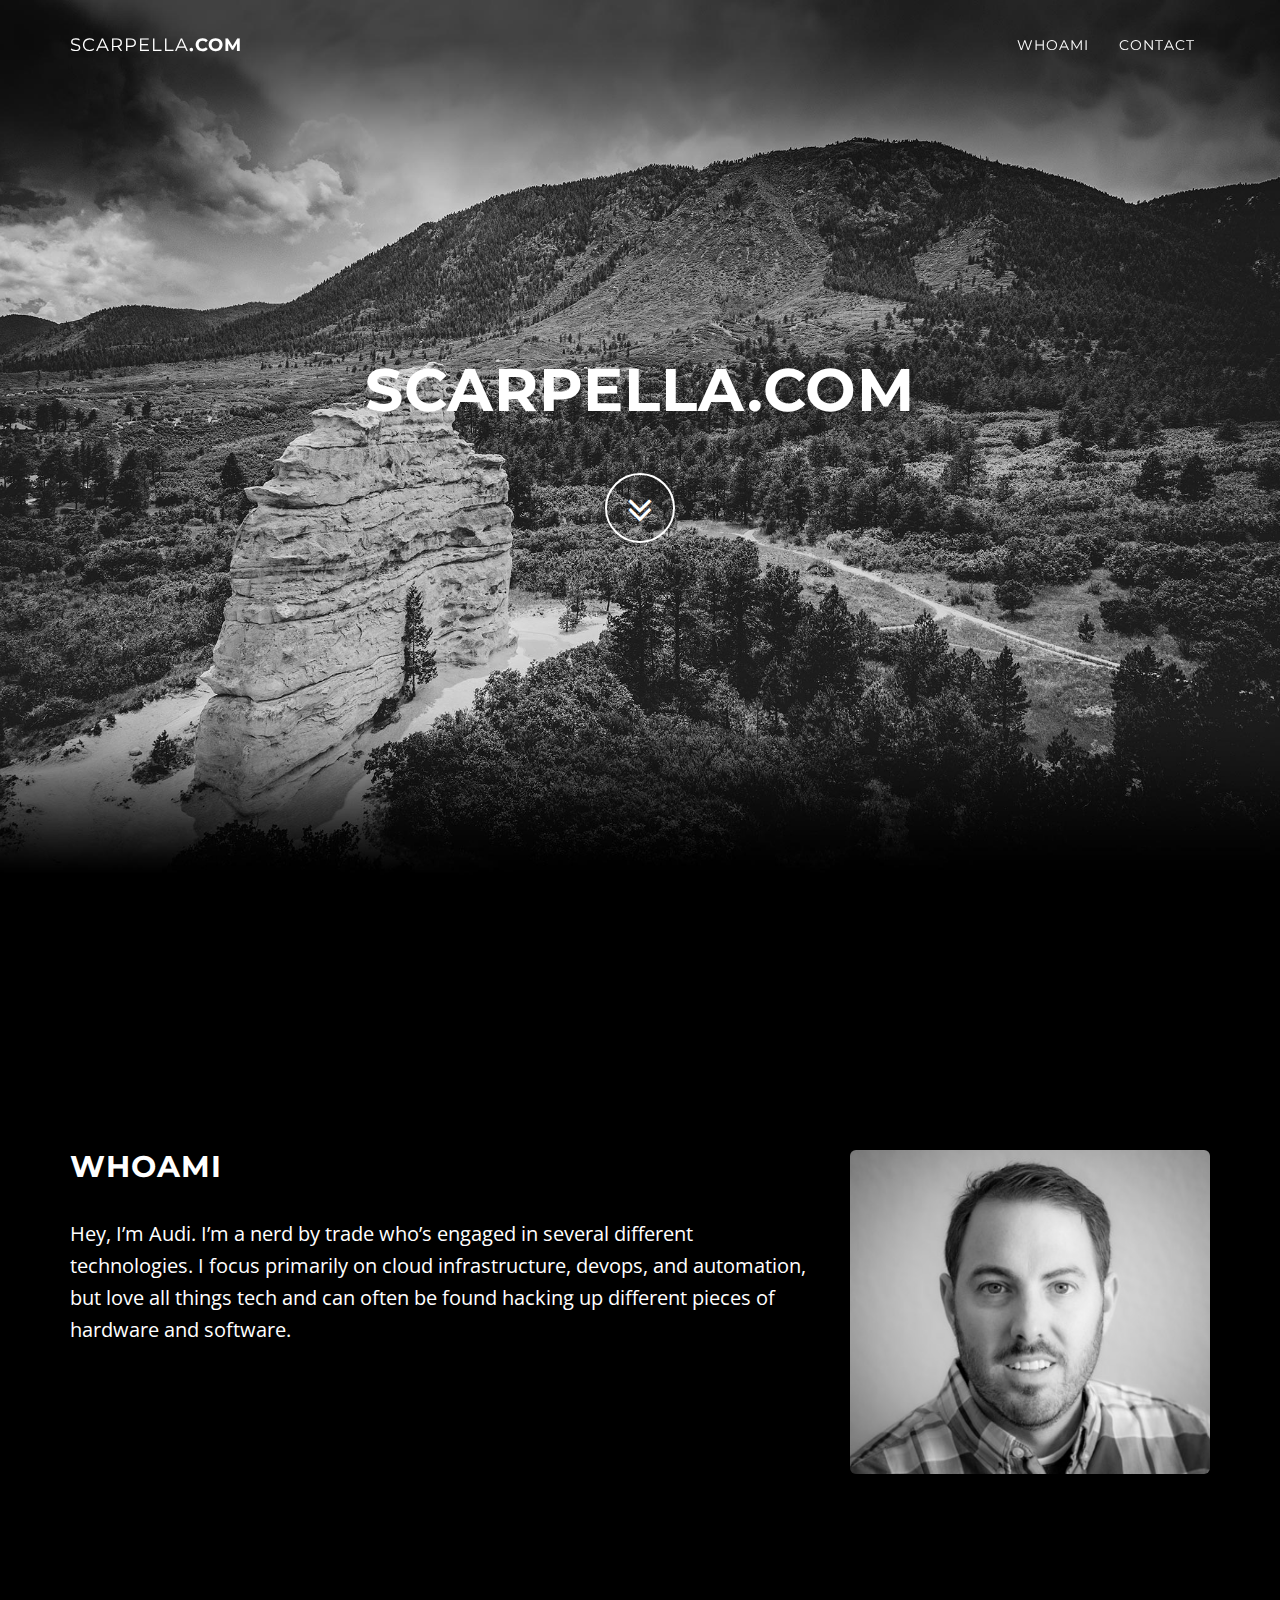
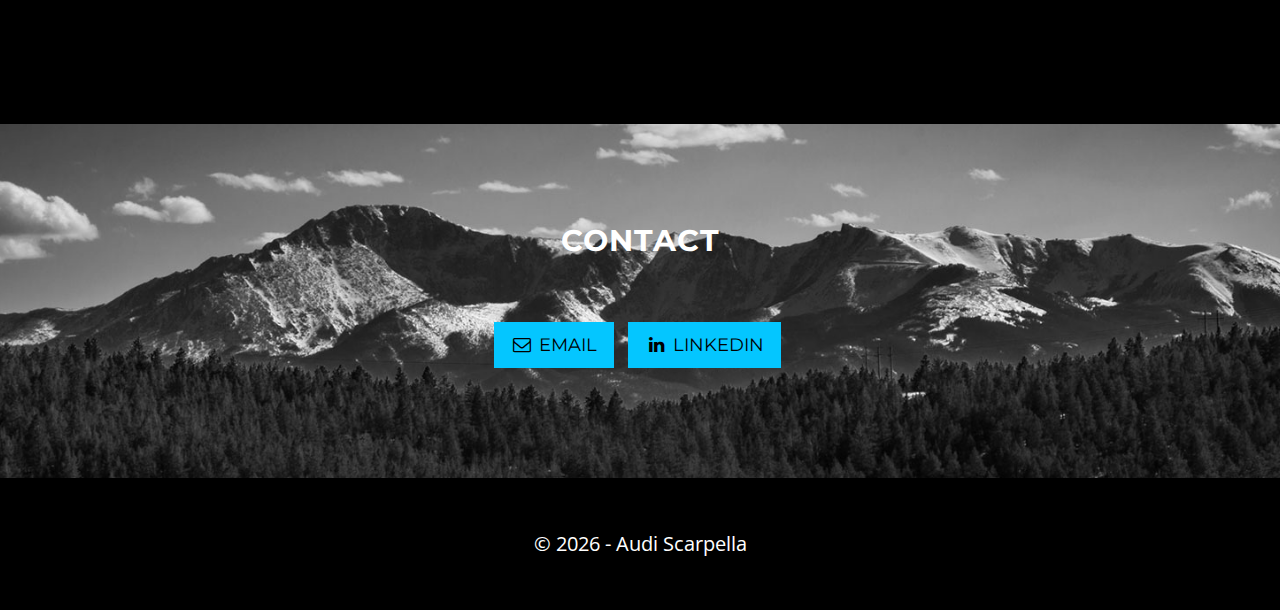
<file: index.html>
<!DOCTYPE html>
<html>

    <head>
        <meta charset="utf-8">
        <meta http-equiv="X-UA-Compatible" content="IE=edge">
        <meta name="viewport" content="width=device-width, initial-scale=1">
        <meta name="description" content="">
        <meta name="author" content="root" >
        <title>scarpella.com</title>
        <!-- Bootstrap Core CSS -->
        <link href="css/bootstrap.min.css" rel="stylesheet">
        <!-- Custom CSS -->
        <link href="css/grayscale.css" rel="stylesheet">
        <!-- Custom Fonts -->
        <link href="font-awesome/css/font-awesome.min.css" rel="stylesheet" type="text/css">
        <link href="http://fonts.googleapis.com/css?family=Open+Sans" rel="stylesheet"
        type="text/css">
        <link href="http://fonts.googleapis.com/css?family=Lora:400,700,400italic,700italic"
        rel="stylesheet" type="text/css">
        <link href="http://fonts.googleapis.com/css?family=Montserrat:400,700"
        rel="stylesheet" type="text/css">
        <!-- HTML5 Shim and Respond.js IE8 support of HTML5 elements and media
        queries -->
        <!-- WARNING: Respond.js doesn't work if you view the page via file://
        -->
        <!--[if lt IE 9]>
            <script src="https://oss.maxcdn.com/libs/html5shiv/3.7.0/html5shiv.js"></script>
            <script src="https://oss.maxcdn.com/libs/respond.js/1.4.2/respond.min.js"></script>
        <![endif]-->
    </head>

    <body id="page-top" data-spy="scroll" data-target=".navbar-fixed-top">
        <!-- Navigation -->
        <nav class="navbar navbar-custom navbar-fixed-top" role="navigation">
            <div class="container">
                <div class="navbar-header">
                    <button type="button" class="navbar-toggle" data-toggle="collapse" data-target=".navbar-main-collapse">
                        <i class="fa fa-bars"></i>
                    </button>
                    <a class="navbar-brand page-scroll" href="#page-top">
                    <!--<i class="fa fa-play-circle"></i>-->  <span class="light">scarpella</span>.com
                </a>
                </div>
                <!-- Collect the nav links, forms, and other content for toggling -->
                <div class="collapse navbar-collapse navbar-right navbar-main-collapse">
                    <ul class="nav navbar-nav">
                        <!-- Hidden li included to remove active class from about link when scrolled
                        up past about section -->
                        <li class="hidden">
                            <a href="#page-top"></a>
                        </li>
                        <li>
                            <a class="page-scroll" href="#about">whoami</a>
                        </li>
                        <li>
                            <a class="page-scroll" href="#contact">Contact</a>
                        </li>
                        <!--<li>
                        <a class="page-scroll" href="#contact">Contact</a>
                    </li>-->
                    </ul>
                </div>
                <!-- /.navbar-collapse -->
            </div>
            <!-- /.container -->
        </nav>
        <!-- Intro Header -->
        <header class="intro">
            <div class="intro-body">
                <div class="container">
                    <div class="row">
                        <div class="col-md-8 col-md-offset-2">
                            <h1 class="brand-heading">scarpella.com</h1>
                            <!--<p class="intro-text">I don't think there's going to be any text here.</p>-->
                            <a href="#about" class="btn btn-circle page-scroll">
                            <i class="fa fa-angle-double-down animated"></i>
                        </a>
                        </div>
                    </div>
                </div>
            </div>
        </header>
        <!-- About Section -->
        <section id="about" class="container content-section text-center">
            <div class="row">
                <div class="col-md-8">
                    <h2 class="text-left">whoami</h2>
                    <p class="text-left">Hey, I’m Audi. I’m a nerd by trade who’s engaged in several different
                        technologies. I focus primarily on cloud infrastructure, devops, and
                        automation, but love all things tech and can often be found hacking up different
                        pieces of hardware and software.
                    </p>
                </div>
                <div class="col-md-4">
                    <img src="img/itmeaudi2.jpg" class="center-block img-responsive img-rounded">
                </div>
            </div>
        </section>
        <!-- Download Section -->
        <section id="contact" class="content-section text-center">
            <div class="download-section">
                <div class="container">
                    <div class="col-lg-8 col-lg-offset-2">
                        <!--<h2>Download Grayscale</h2>
                    <p>You can download Grayscale for free on the preview page at Start Bootstrap.</p>
                    <a href="http://startbootstrap.com/template-overviews/grayscale/" class="btn btn-default btn-lg">Visit Download Page</a>-->
                        <h2 style="padding:0 0 30px">Contact</h2>
                        <!--<p>Here's how to reach us</p>-->
                        <!--<p><a href="mailto:mail@scarpella.com" class="btn btn-default btn-lg"><i class="fa fa-envelope-o fa-fw"></i> <span class="network-name">email</span></a>
                </p>-->
                        <ul class="list-inline banner-social-buttons">
                            <li>
                                <a href="mailto:mail@scarpella.com" class="btn btn-default btn-lg"><i class="fa fa-envelope-o fa-fw"></i> <span class="network-name">email</span></a>
                            </li>
                            <li>
                                <a href="https://linkedin.com/in/audiscarpella" class="btn btn-default btn-lg"><i class="fa fa-linkedin fa-fw"></i> <span class="network-name">LinkedIn</span></a>
                            </li>
                        </ul>
                    </div>
                </div>
            </div>
        </section>
        <!-- Contact Section -->
        <!--<section id="contact" class="container content-section text-center">
        <div class="row">
            <div class="col-lg-8 col-lg-offset-2">
                <h2>Contact</h2>
                <p>Here's how to reach us</p>
                <p><a href="mailto:mail@scarpella.com" class="btn btn-default btn-lg"><i class="fa fa-envelope-o fa-fw"></i> <span class="network-name">email</span></a>
                </p>
                <ul class="list-inline banner-social-buttons">
                    <li>
                        <a href="https://linkedin.com/audiscarpella" class="btn btn-default btn-lg"><i class="fa fa-linkedin fa-fw"></i> <span class="network-name">LinkedIn</span></a>
                    </li>
                    <li>
                        <a href="https://plus.google.com/+Startbootstrap/posts" class="btn btn-default btn-lg"><i class="fa fa-google-plus fa-fw"></i> <span class="network-name">Google+</span></a>
                    </li>
                    <li>
                        <a href="skype:audi.scarpella?call" class="btn btn-default btn-lg"><i class="fa fa-skype fa-fw"></i> <span class="network-name">Call</span></a>
                    </li>
                </ul>
            </div>
        </div>
    </section>-->
        <!-- Map Section -->
        <!--<div id="map"></div>-->
        <!-- Footer -->
        <footer>
            <div class="container text-center">
                <p>© <script type="text/javascript">document.write(new Date().getFullYear());</script> - Audi Scarpella</p>
            </div>
        </footer>
        <!-- jQuery -->
        <script src="js/jquery.js"></script>
        <!-- Bootstrap Core JavaScript -->
        <script src="js/bootstrap.min.js"></script>
        <!-- Plugin JavaScript -->
        <script src="js/jquery.easing.min.js"></script>
        <!-- Google Maps API Key - Use your own API key to enable the
        map feature. More information on the Google Maps API can be found at https://developers.google.com/maps/
        -->
        <!--<script type="text/javascript" src="https://maps.googleapis.com/maps/api/js?key=AIzaSyCRngKslUGJTlibkQ3FkfTxj3Xss1UlZDA&sensor=false"></script>-->
        <!-- Custom Theme JavaScript -->
        <script src="js/grayscale.js"></script>
    </body>

</html>
</file>
<file: css/grayscale.css>
/*!
 * Start Bootstrap - Grayscale Bootstrap Theme (http://startbootstrap.com)
 * Code licensed under the Apache License v2.0.
 * For details, see http://www.apache.org/licenses/LICENSE-2.0.
 */

body {
    width: 100%;
    height: 100%;
    font-family: "Open Sans","Helvetica Neue",Helvetica,Arial,sans-serif;
    color: #fff;
    background-color: #000;
}

html {
    width: 100%;
    height: 100%;
}

h1,
h2,
h3,
h4,
h5,
h6 {
    margin: 0 0 35px;
    text-transform: uppercase;
    font-family: Montserrat,"Helvetica Neue",Helvetica,Arial,sans-serif;
    font-weight: 700;
    letter-spacing: 1px;
}

p {
    margin: 0 0 25px;
    font-size: 14px;
    line-height: 1.2;
}

@media(min-width:768px) {
    p {
        margin: 0 0 35px;
        font-size: 20px;
        line-height: 1.6;
    }
}

a {
    color: #04C6FF;
    -webkit-transition: all .2s ease-in-out;
    -moz-transition: all .2s ease-in-out;
    transition: all .2s ease-in-out;
}

a:hover,
a:focus {
    text-decoration: none;
    color: #04FF66;
}

.light {
    font-weight: 400;
}

.navbar-custom {
    margin-bottom: 0;
    border-bottom: 1px solid rgba(255,255,255,.3);
    text-transform: uppercase;
    font-family: Montserrat,"Helvetica Neue",Helvetica,Arial,sans-serif;
    background-color: #000;
}

.navbar-custom .navbar-brand {
    font-weight: 700;
}

.navbar-custom .navbar-brand:focus {
    outline: 0;
}

.navbar-custom .navbar-brand .navbar-toggle {
    padding: 4px 6px;
    font-size: 16px;
    color: #fff;
}

.navbar-custom .navbar-brand .navbar-toggle:focus,
.navbar-custom .navbar-brand .navbar-toggle:active {
    outline: 0;
}

.navbar-custom a {
    color: #fff;
}

.navbar-custom .nav li a {
    -webkit-transition: background .3s ease-in-out;
    -moz-transition: background .3s ease-in-out;
    transition: background .3s ease-in-out;
}

.navbar-custom .nav li a:hover {
    outline: 0;
    color: rgba(255,255,255,.8);
    background-color: transparent;
}

.navbar-custom .nav li a:focus,
.navbar-custom .nav li a:active {
    outline: 0;
    background-color: transparent;
}

.navbar-custom .nav li.active {
    outline: 0;
}

.navbar-custom .nav li.active a {
    background-color: rgba(255,255,255,.3);
}

.navbar-custom .nav li.active a:hover {
    color: #fff;
}

@media(min-width:768px) {
    .navbar-custom {
        padding: 20px 0;
        border-bottom: 0;
        letter-spacing: 1px;
        background: 0 0;
        -webkit-transition: background .5s ease-in-out,padding .5s ease-in-out;
        -moz-transition: background .5s ease-in-out,padding .5s ease-in-out;
        transition: background .5s ease-in-out,padding .5s ease-in-out;
    }

    .navbar-custom.top-nav-collapse {
        padding: 0;
        border-bottom: 1px solid rgba(255,255,255,.3);
        background: #000;
    }
}

.intro {
    display: table;
    width: 100%;
    height: auto;
    padding: 100px 0;
    text-align: center;
    color: #fff;
    background: url(../img/monument_rock.jpg) no-repeat bottom center scroll;
    background-color: #000;
    -webkit-background-size: cover;
    -moz-background-size: cover;
    background-size: cover;
    -o-background-size: cover;
}

.intro .intro-body {
    display: table-cell;
    vertical-align: middle;
}

.intro .intro-body .brand-heading {
    font-size: 40px;
}

.intro .intro-body .intro-text {
    font-size: 18px;
}

@media(min-width:768px) {
    .intro {
        height: 100%;
        padding: 0;
    }

    .intro .intro-body .brand-heading {
        font-size: 60px;
    }

    .intro .intro-body .intro-text {
        font-size: 20px;
    }
}

.btn-circle {
    width: 70px;
    height: 70px;
    margin-top: 15px;
    padding: 7px 16px;
    border: 2px solid #fff;
    border-radius: 100%!important;
    font-size: 40px;
    color: #fff;
    background: 0 0;
    -webkit-transition: background .3s ease-in-out;
    -moz-transition: background .3s ease-in-out;
    transition: background .3s ease-in-out;
}

.btn-circle:hover,
.btn-circle:focus {
    outline: 0;
    color: #fff;
    background: rgba(255,255,255,.1);
}

.btn-circle i.animated {
    -webkit-transition-property: -webkit-transform;
    -webkit-transition-duration: 1s;
    -moz-transition-property: -moz-transform;
    -moz-transition-duration: 1s;
}

.btn-circle:hover i.animated {
    -webkit-animation-name: pulse;
    -moz-animation-name: pulse;
    -webkit-animation-duration: 1.5s;
    -moz-animation-duration: 1.5s;
    -webkit-animation-iteration-count: infinite;
    -moz-animation-iteration-count: infinite;
    -webkit-animation-timing-function: linear;
    -moz-animation-timing-function: linear;
}

@-webkit-keyframes pulse {
    0% {
        -webkit-transform: scale(1);
        transform: scale(1);
    }

    50% {
        -webkit-transform: scale(1.2);
        transform: scale(1.2);
    }

    100% {
        -webkit-transform: scale(1);
        transform: scale(1);
    }
}

@-moz-keyframes pulse {
    0% {
        -moz-transform: scale(1);
        transform: scale(1);
    }

    50% {
        -moz-transform: scale(1.2);
        transform: scale(1.2);
    }

    100% {
        -moz-transform: scale(1);
        transform: scale(1);
    }
}

.content-section {
    padding-top: 50px;
}

.download-section {
    width: 100%;
    padding: 50px 0;
    color: #fff;
    background: url(../img/pikes-peak-north-face.jpg) no-repeat center center scroll;
    background-color: #000;
    -webkit-background-size: cover;
    -moz-background-size: cover;
    background-size: cover;
    -o-background-size: cover;
}

#map {
    width: 100%;
    height: 200px;
    margin-top: 100px;
}

@media(min-width:767px) {
    .content-section {
        padding-top: 250px;
    }

    .download-section {
        padding: 100px 0;
    }

    #map {
        height: 400px;
        margin-top: 250px;
    }
}

.btn {
    border-radius: 0;
    text-transform: uppercase;
    font-family: Montserrat,"Helvetica Neue",Helvetica,Arial,sans-serif;
    font-weight: 400;
    -webkit-transition: all .3s ease-in-out;
    -moz-transition: all .3s ease-in-out;
    transition: all .3s ease-in-out;
}

.btn-default {
    border: 1px solid #04C6FF;
    outline: 0;
    color: #000;
    background-color: #04C6FF;
}

.btn-default:hover,
.btn-default:focus {
    border: 1px solid #04FF66;
    outline: 0;
    color: #000;
    background-color: #04FF66;
}

ul.banner-social-buttons {
    margin-top: 0;
}

@media(max-width:1199px) {
    ul.banner-social-buttons {
        margin-top: 15px;
    }
}

@media(max-width:767px) {
    ul.banner-social-buttons li {
        display: block;
        margin-bottom: 20px;
        padding: 0;
    }

    ul.banner-social-buttons li:last-child {
        margin-bottom: 0;
    }
}

footer {
    padding: 50px 0;
}

footer p {
    margin: 0;
}

::-moz-selection {
    text-shadow: none;
    background: #fcfcfc;
    background: rgba(255,255,255,.2);
}

::selection {
    text-shadow: none;
    background: #fcfcfc;
    background: rgba(255,255,255,.2);
}

img::selection {
    background: 0 0;
}

img::-moz-selection {
    background: 0 0;
}

body {
    webkit-tap-highlight-color: rgba(255,255,255,.2);
}
</file>
